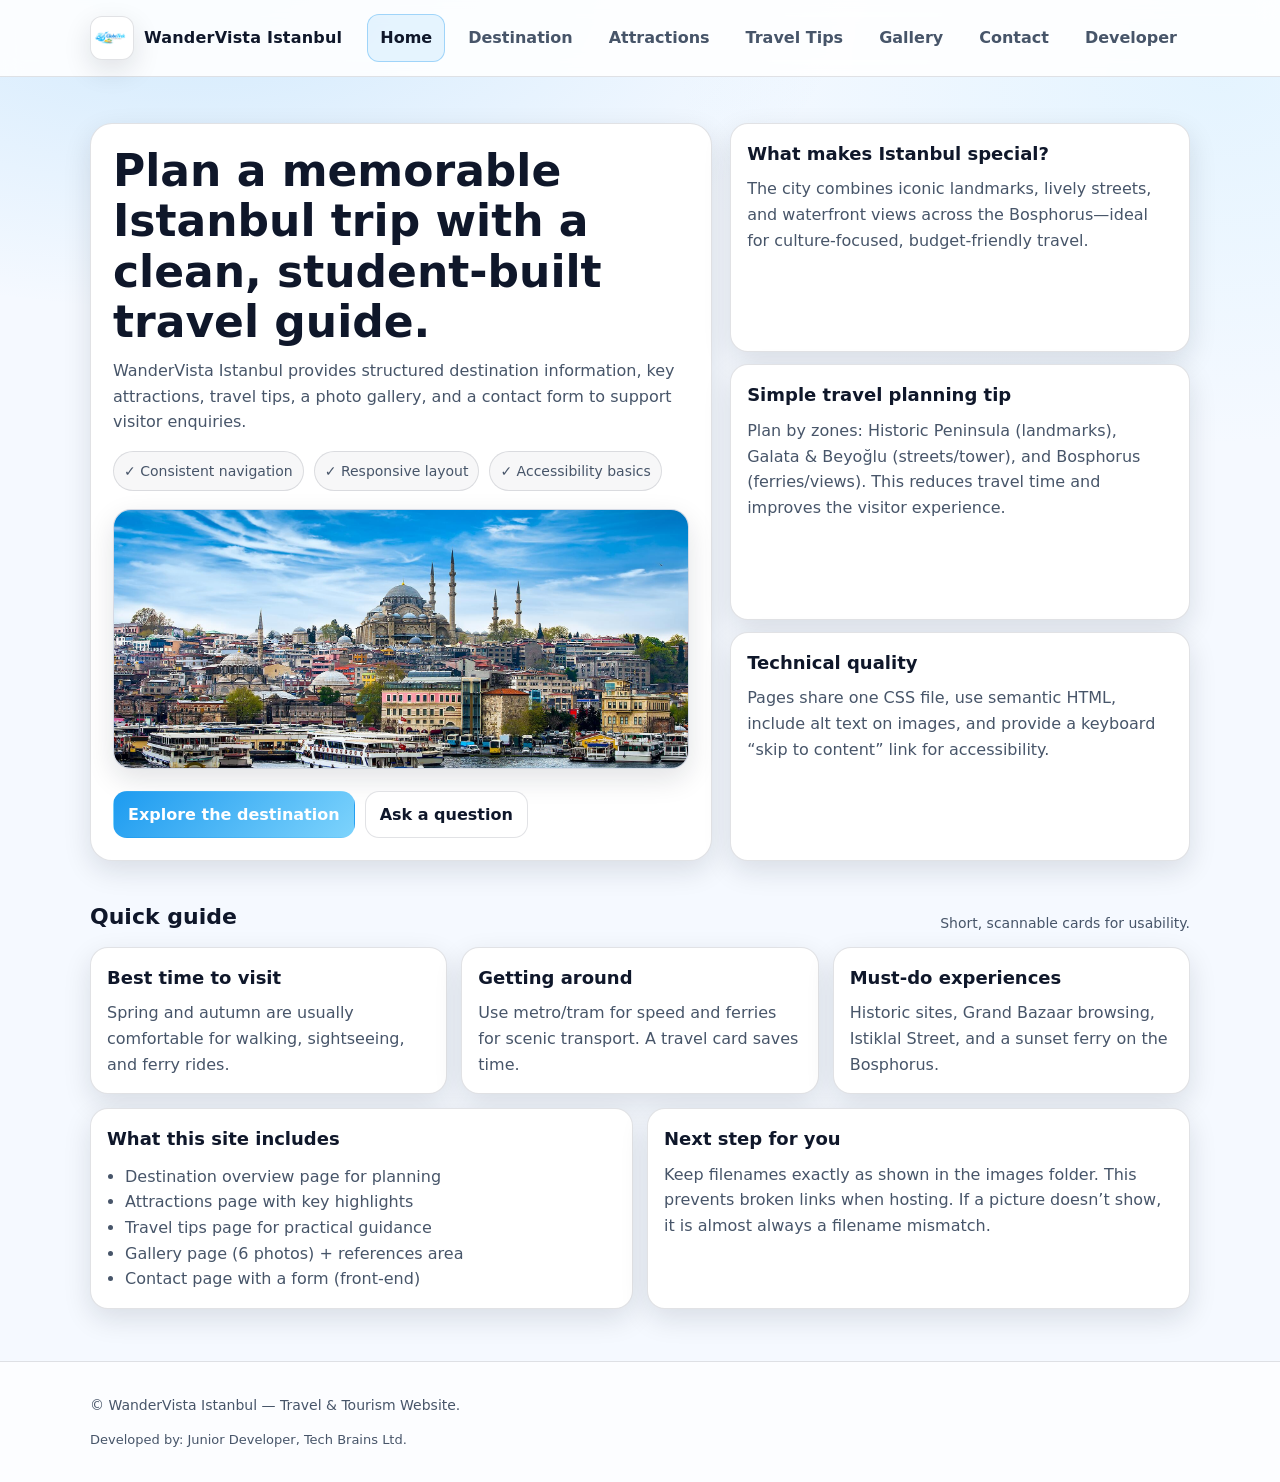
<file: index.html>
<!doctype html>
<html lang="en">
<head>
  <meta charset="utf-8" />
  <meta name="viewport" content="width=device-width, initial-scale=1" />
  <title>WanderVista Istanbul — Home</title>
  <link rel="stylesheet" href="styles.css" />
</head>
<body>
  <a class="skip-link" href="#main">Skip to content</a>

  <header>
    <div class="container navbar">
      <div class="brand">
        <img src="images/wandervista-logo.png" alt="WanderVista Istanbul logo" class="site-logo">
        <span>WanderVista Istanbul</span>
      </div>

      <nav class="navlinks" aria-label="Primary navigation">
        <a href="index.html" aria-current="page">Home</a>
        <a href="destination.html">Destination</a>
        <a href="attractions.html">Attractions</a>
        <a href="tips.html">Travel Tips</a>
        <a href="gallery.html">Gallery</a>
        <a href="contact.html">Contact</a>
        <a href="about-developer.html">Developer</a>
      </nav>
    </div>
  </header>

  <section class="hero">
    <div class="container hero-grid">
      <div class="hero-card">
        <h1>Plan a memorable Istanbul trip with a clean, student-built travel guide.</h1>
        <p>
          WanderVista Istanbul provides structured destination information, key attractions, travel tips,
          a photo gallery, and a contact form to support visitor enquiries.
        </p>

        <div class="badges" aria-label="Site features">
          <span class="badge">✓ Consistent navigation</span>
          <span class="badge">✓ Responsive layout</span>
          <span class="badge">✓ Accessibility basics</span>
        </div>

        <img class="hero-media"
             src="images/istanbul-hero.jpg"
             alt="Wide view of Istanbul showing historic skyline and waterfront">

        <div class="cta-row">
          <a class="btn primary" href="destination.html">Explore the destination</a>
          <a class="btn" href="contact.html">Ask a question</a>
        </div>
      </div>

      <div class="hero-side">
        <div class="info">
          <h2>What makes Istanbul special?</h2>
          <p>
            The city combines iconic landmarks, lively streets, and waterfront views across the Bosphorus—ideal
            for culture-focused, budget-friendly travel.
          </p>
        </div>
        <div class="info">
          <h2>Simple travel planning tip</h2>
          <p>
            Plan by zones: Historic Peninsula (landmarks), Galata & Beyoğlu (streets/tower), and Bosphorus (ferries/views).
            This reduces travel time and improves the visitor experience.
          </p>
        </div>
        <div class="info">
          <h2>Technical quality</h2>
          <p>
            Pages share one CSS file, use semantic HTML, include alt text on images, and provide a keyboard
            “skip to content” link for accessibility.
          </p>
        </div>
      </div>
    </div>
  </section>

  <main id="main" class="container">
    <div class="section-title">
      <h2>Quick guide</h2>
      <p>Short, scannable cards for usability.</p>
    </div>

    <div class="grid">
      <article class="card">
        <h3>Best time to visit</h3>
        <p>Spring and autumn are usually comfortable for walking, sightseeing, and ferry rides.</p>
      </article>

      <article class="card">
        <h3>Getting around</h3>
        <p>Use metro/tram for speed and ferries for scenic transport. A travel card saves time.</p>
      </article>

      <article class="card">
        <h3>Must-do experiences</h3>
        <p>Historic sites, Grand Bazaar browsing, Istiklal Street, and a sunset ferry on the Bosphorus.</p>
      </article>
    </div>

    <div style="height:14px"></div>

    <div class="two-col">
      <section class="card">
        <h3>What this site includes</h3>
        <ul class="list">
          <li>Destination overview page for planning</li>
          <li>Attractions page with key highlights</li>
          <li>Travel tips page for practical guidance</li>
          <li>Gallery page (6 photos) + references area</li>
          <li>Contact page with a form (front-end)</li>
        </ul>
      </section>

      <section class="card">
        <h3>Next step for you</h3>
        <p>
          Keep filenames exactly as shown in the images folder. This prevents broken links when hosting.
          If a picture doesn’t show, it is almost always a filename mismatch.
        </p>
      </section>
    </div>
  </main>

  <footer>
    <div class="container">
      <p>© WanderVista Istanbul — Travel & Tourism Website.</p>
      <p class="devline">Developed by: Junior Developer, Tech Brains Ltd.</p>
    </div>
  </footer>
</body>
</html>
</file>
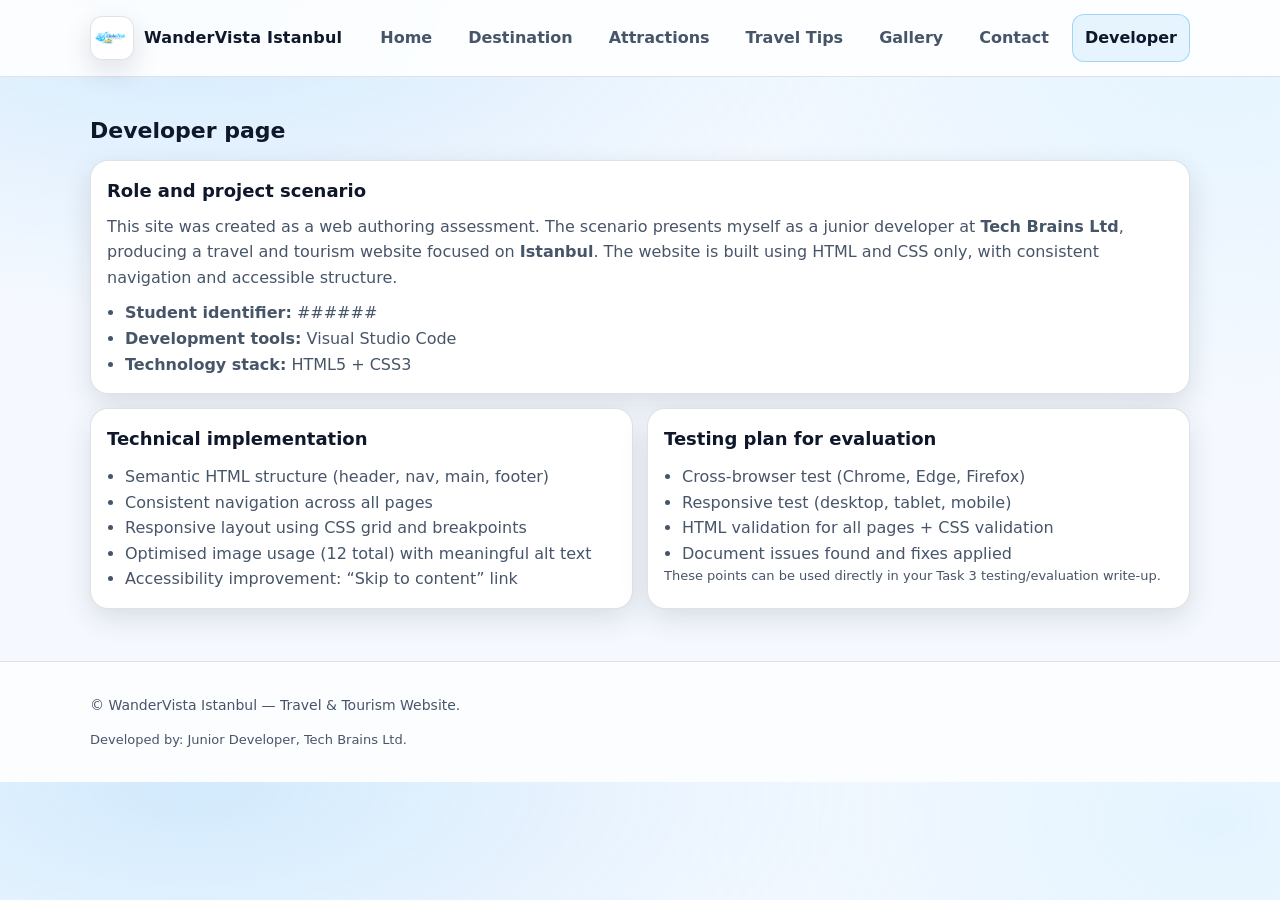
<file: about-developer.html>
<!doctype html>
<html lang="en">
<head>
  <meta charset="utf-8" />
  <meta name="viewport" content="width=device-width, initial-scale=1" />
  <title>WanderVista Istanbul — Developer</title>
  <link rel="stylesheet" href="styles.css" />
</head>
<body>
  <a class="skip-link" href="#main">Skip to content</a>

  <header>
    <div class="container navbar">
      <div class="brand">
        <img src="images/wandervista-logo.png" alt="WanderVista Istanbul logo" class="site-logo">
        <span>WanderVista Istanbul</span>
      </div>

      <nav class="navlinks" aria-label="Primary navigation">
        <a href="index.html">Home</a>
        <a href="destination.html">Destination</a>
        <a href="attractions.html">Attractions</a>
        <a href="tips.html">Travel Tips</a>
        <a href="gallery.html">Gallery</a>
        <a href="contact.html">Contact</a>
        <a href="about-developer.html" aria-current="page">Developer</a>
      </nav>
    </div>
  </header>

  <main id="main" class="container">
    <div class="section-title" style="margin-top:18px;">
      <h2>Developer page</h2>
    </div>

    <section class="card">
      <h3>Role and project scenario</h3>
      <p>
        This site was created as a web authoring assessment. The scenario presents myself as a junior developer at
        <strong>Tech Brains Ltd</strong>, producing a travel and tourism website focused on <strong>Istanbul</strong>.
        The website is built using HTML and CSS only, with consistent navigation and accessible structure.
      </p>
      <ul class="list">
        <li><strong>Student identifier:</strong> ###### </li>
        <li><strong>Development tools:</strong> Visual Studio Code</li>
        <li><strong>Technology stack:</strong> HTML5 + CSS3</li>
      </ul>
    </section>

    <div style="height:14px"></div>

    <div class="two-col">
      <section class="card">
        <h3>Technical implementation</h3>
        <ul class="list">
          <li>Semantic HTML structure (header, nav, main, footer)</li>
          <li>Consistent navigation across all pages</li>
          <li>Responsive layout using CSS grid and breakpoints</li>
          <li>Optimised image usage (12 total) with meaningful alt text</li>
          <li>Accessibility improvement: “Skip to content” link</li>
        </ul>
      </section>

      <section class="card">
        <h3>Testing plan for evaluation</h3>
        <ul class="list">
          <li>Cross-browser test (Chrome, Edge, Firefox)</li>
          <li>Responsive test (desktop, tablet, mobile)</li>
          <li>HTML validation for all pages + CSS validation</li>
          <li>Document issues found and fixes applied</li>
        </ul>
        <p class="help">
          These points can be used directly in your Task 3 testing/evaluation write-up.
        </p>
      </section>
    </div>
  </main>

  <footer>
    <div class="container">
      <p>© WanderVista Istanbul — Travel & Tourism Website.</p>
      <p class="devline">Developed by: Junior Developer, Tech Brains Ltd.</p>
    </div>
  </footer>
</body>
</html>
</file>
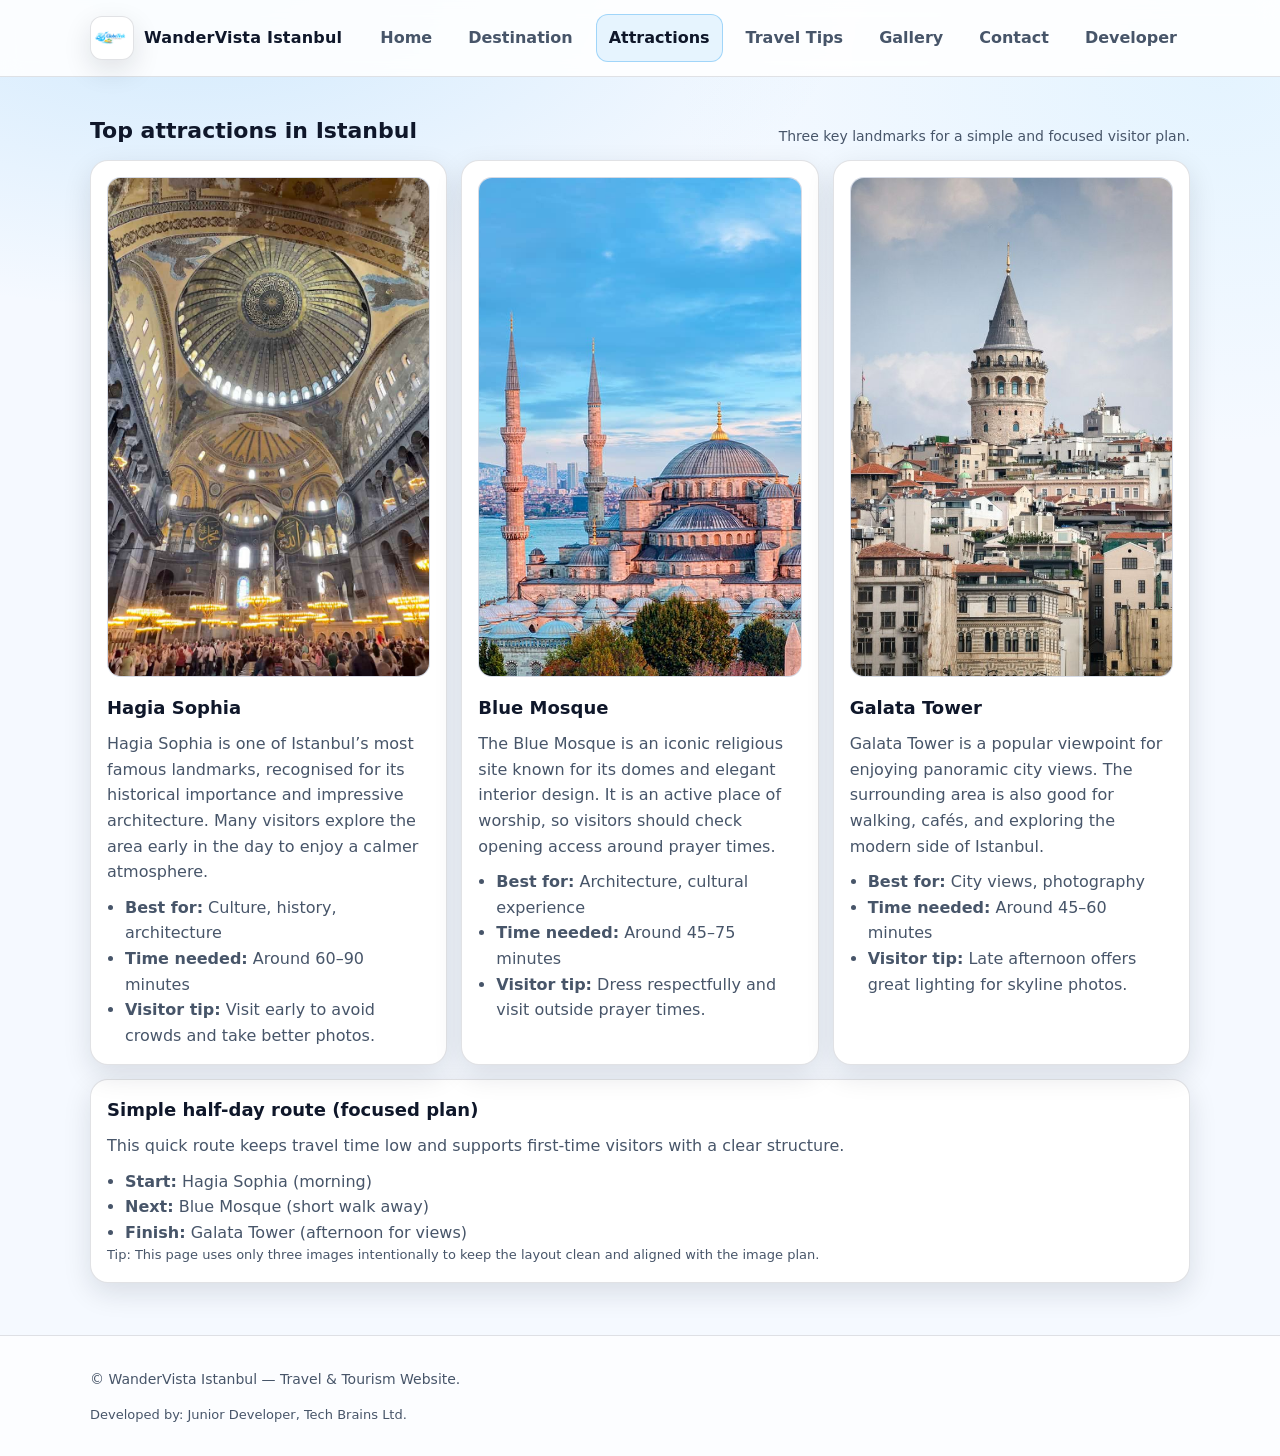
<file: attractions.html>
<!doctype html>
<html lang="en">
<head>
  <meta charset="utf-8" />
  <meta name="viewport" content="width=device-width, initial-scale=1" />
  <title>WanderVista Istanbul — Attractions</title>
  <link rel="stylesheet" href="styles.css" />
</head>
<body>
  <a class="skip-link" href="#main">Skip to content</a>

  <header>
    <div class="container navbar">
      <div class="brand">
        <img src="images/wandervista-logo.png" alt="WanderVista Istanbul logo" class="site-logo">
        <span>WanderVista Istanbul</span>
      </div>

      <nav class="navlinks" aria-label="Primary navigation">
        <a href="index.html">Home</a>
        <a href="destination.html">Destination</a>
        <a href="attractions.html" aria-current="page">Attractions</a>
        <a href="tips.html">Travel Tips</a>
        <a href="gallery.html">Gallery</a>
        <a href="contact.html">Contact</a>
        <a href="about-developer.html">Developer</a>
      </nav>
    </div>
  </header>

  <main id="main" class="container">
    <div class="section-title" style="margin-top:18px;">
      <h2>Top attractions in Istanbul</h2>
      <p>Three key landmarks for a simple and focused visitor plan.</p>
    </div>

    <!-- ✅ ONLY 3 attraction sections (each with its own image) -->
    <div class="grid">
      <!-- 1) Hagia Sophia -->
      <article class="card">
        <img class="card-img"
             src="images/hagia-sophia.jpeg"
             alt="Hagia Sophia landmark in Istanbul with historic architecture">
        <h3>Hagia Sophia</h3>
        <p>
          Hagia Sophia is one of Istanbul’s most famous landmarks, recognised for its historical importance and
          impressive architecture. Many visitors explore the area early in the day to enjoy a calmer atmosphere.
        </p>
        <ul class="list">
          <li><strong>Best for:</strong> Culture, history, architecture</li>
          <li><strong>Time needed:</strong> Around 60–90 minutes</li>
          <li><strong>Visitor tip:</strong> Visit early to avoid crowds and take better photos.</li>
        </ul>
      </article>

      <!-- 2) Blue Mosque -->
      <article class="card">
        <img class="card-img"
             src="images/blue-mosque.jpeg"
             alt="Blue Mosque in Istanbul with domes and minarets">
        <h3>Blue Mosque</h3>
        <p>
          The Blue Mosque is an iconic religious site known for its domes and elegant interior design. It is an
          active place of worship, so visitors should check opening access around prayer times.
        </p>
        <ul class="list">
          <li><strong>Best for:</strong> Architecture, cultural experience</li>
          <li><strong>Time needed:</strong> Around 45–75 minutes</li>
          <li><strong>Visitor tip:</strong> Dress respectfully and visit outside prayer times.</li>
        </ul>
      </article>

      <!-- 3) Galata Tower -->
      <article class="card">
        <img class="card-img"
             src="images/galata-tower.jpeg"
             alt="Galata Tower rising above surrounding buildings in Istanbul">
        <h3>Galata Tower</h3>
        <p>
          Galata Tower is a popular viewpoint for enjoying panoramic city views. The surrounding area is also
          good for walking, cafés, and exploring the modern side of Istanbul.
        </p>
        <ul class="list">
          <li><strong>Best for:</strong> City views, photography</li>
          <li><strong>Time needed:</strong> Around 45–60 minutes</li>
          <li><strong>Visitor tip:</strong> Late afternoon offers great lighting for skyline photos.</li>
        </ul>
      </article>
    </div>

    <div style="height:14px"></div>

    <!-- ✅ Extra section (text only) for professional finish -->
    <section class="card">
      <h3>Simple half-day route (focused plan)</h3>
      <p>
        This quick route keeps travel time low and supports first-time visitors with a clear structure.
      </p>
      <ul class="list">
        <li><strong>Start:</strong> Hagia Sophia (morning)</li>
        <li><strong>Next:</strong> Blue Mosque (short walk away)</li>
        <li><strong>Finish:</strong> Galata Tower (afternoon for views)</li>
      </ul>
      <p class="help">
        Tip: This page uses only three images intentionally to keep the layout clean and aligned with the image plan.
      </p>
    </section>
  </main>

  <footer>
    <div class="container">
      <p>© WanderVista Istanbul — Travel & Tourism Website.</p>
      <p class="devline">Developed by: Junior Developer, Tech Brains Ltd.</p>
    </div>
  </footer>
</body>
</html>
</file>
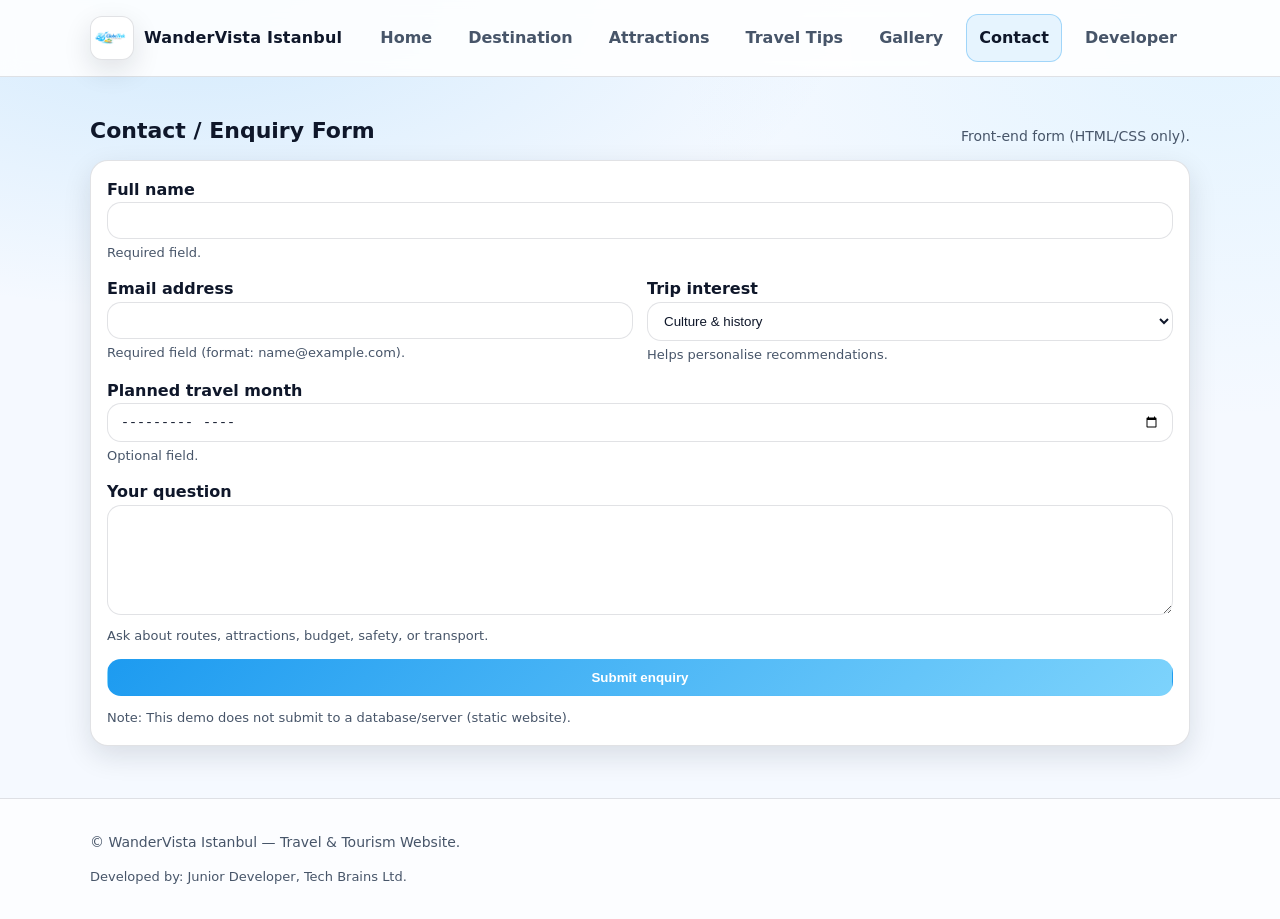
<file: contact.html>
<!doctype html>
<html lang="en">
<head>
  <meta charset="utf-8" />
  <meta name="viewport" content="width=device-width, initial-scale=1" />
  <title>WanderVista Istanbul — Contact</title>
  <link rel="stylesheet" href="styles.css" />
</head>
<body>
  <a class="skip-link" href="#main">Skip to content</a>

  <header>
    <div class="container navbar">
      <div class="brand">
        <img src="images/wandervista-logo.png" alt="WanderVista Istanbul logo" class="site-logo">
        <span>WanderVista Istanbul</span>
      </div>

      <nav class="navlinks" aria-label="Primary navigation">
        <a href="index.html">Home</a>
        <a href="destination.html">Destination</a>
        <a href="attractions.html">Attractions</a>
        <a href="tips.html">Travel Tips</a>
        <a href="gallery.html">Gallery</a>
        <a href="contact.html" aria-current="page">Contact</a>
        <a href="about-developer.html">Developer</a>
      </nav>
    </div>
  </header>

  <main id="main" class="container">
    <div class="section-title" style="margin-top:18px;">
      <h2>Contact / Enquiry Form</h2>
      <p>Front-end form (HTML/CSS only).</p>
    </div>

    <section class="card">
      <form class="form" action="#" method="post">
        <div>
          <label for="name">Full name</label>
          <input id="name" name="name" type="text" required>
          <div class="help">Required field.</div>
        </div>

        <div class="two-col">
          <div>
            <label for="email">Email address</label>
            <input id="email" name="email" type="email" required>
            <div class="help">Required field (format: name@example.com).</div>
          </div>

          <div>
            <label for="interest">Trip interest</label>
            <select id="interest" name="interest">
              <option value="culture">Culture & history</option>
              <option value="food">Food & cafes</option>
              <option value="shopping">Shopping & bazaars</option>
              <option value="family">Family travel</option>
              <option value="budget">Budget trip</option>
            </select>
            <div class="help">Helps personalise recommendations.</div>
          </div>
        </div>

        <div>
          <label for="month">Planned travel month</label>
          <input id="month" name="month" type="month">
          <div class="help">Optional field.</div>
        </div>

        <div>
          <label for="message">Your question</label>
          <textarea id="message" name="message" required></textarea>
          <div class="help">Ask about routes, attractions, budget, safety, or transport.</div>
        </div>

        <button class="btn primary" type="submit">Submit enquiry</button>
        <p class="help">Note: This demo does not submit to a database/server (static website).</p>
      </form>
    </section>
  </main>

  <footer>
    <div class="container">
      <p>© WanderVista Istanbul — Travel & Tourism Website.</p>
      <p class="devline">Developed by: Junior Developer, Tech Brains Ltd.</p>
    </div>
  </footer>
</body>
</html>
</file>
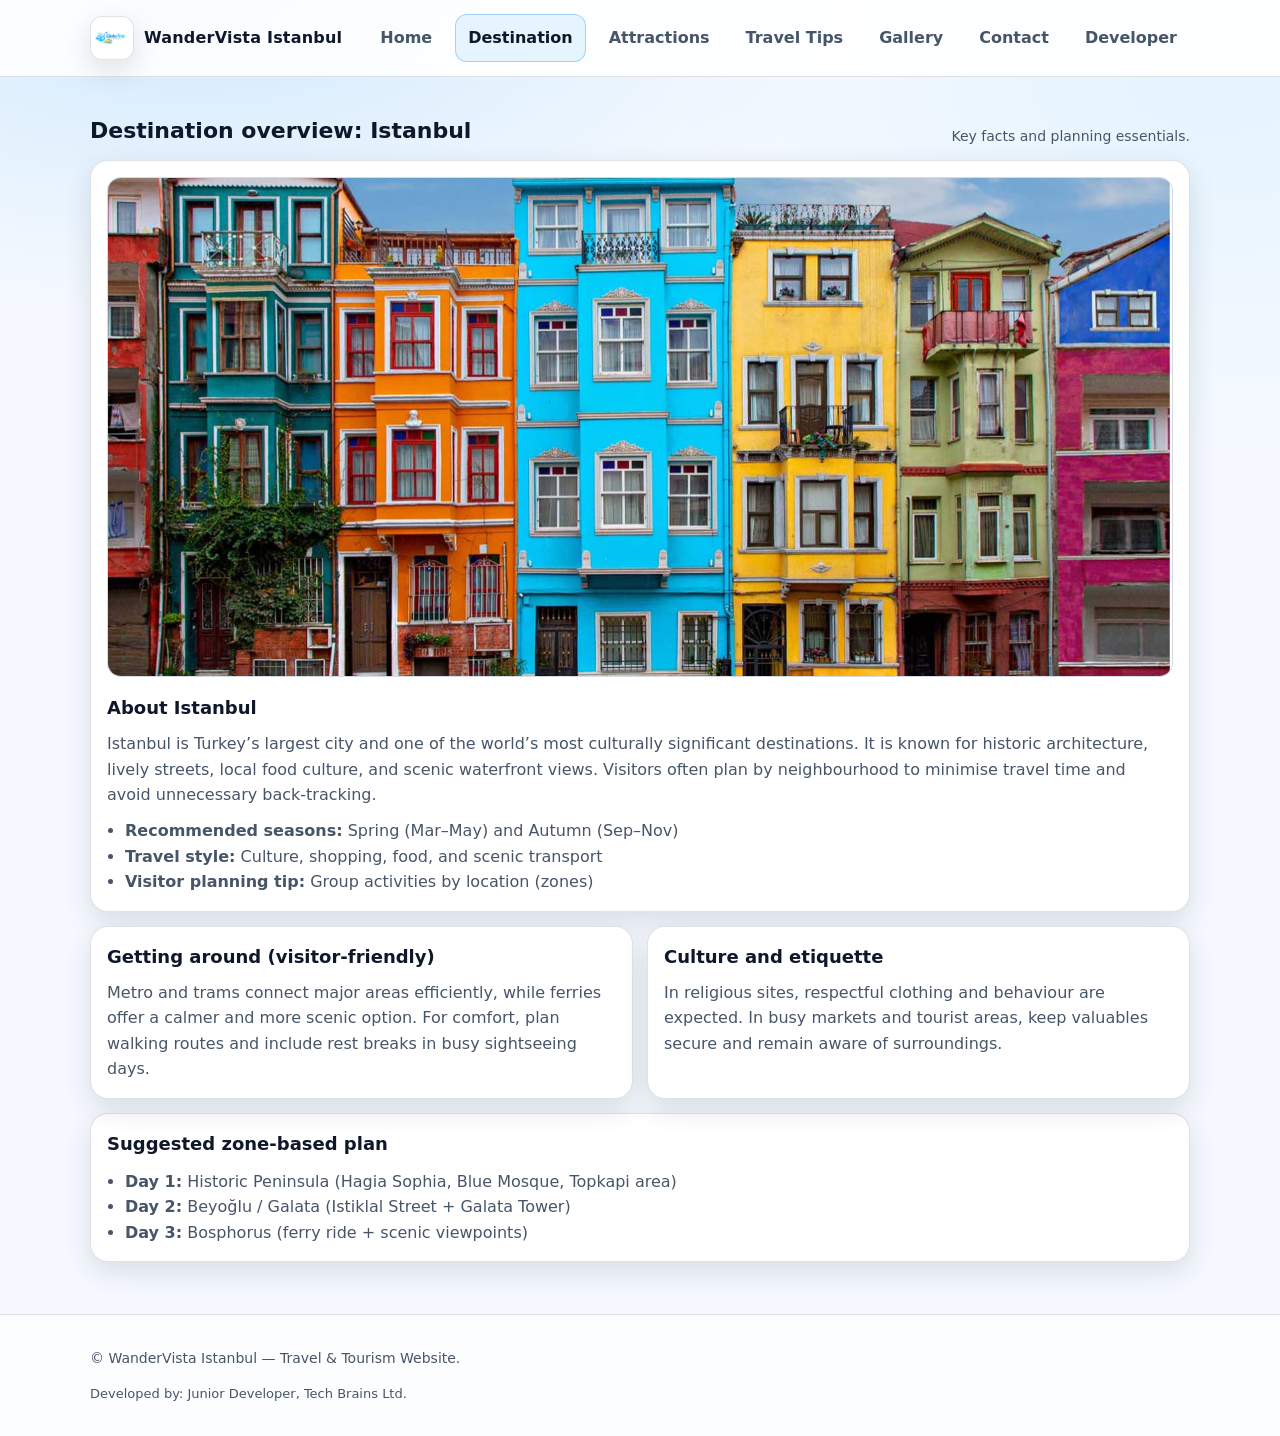
<file: destination.html>
<!doctype html>
<html lang="en">
<head>
  <meta charset="utf-8" />
  <meta name="viewport" content="width=device-width, initial-scale=1" />
  <title>WanderVista Istanbul — Destination</title>
  <link rel="stylesheet" href="styles.css" />
</head>
<body>
  <a class="skip-link" href="#main">Skip to content</a>

  <header>
    <div class="container navbar">
      <div class="brand">
        <img src="images/wandervista-logo.png" alt="WanderVista Istanbul logo" class="site-logo">
        <span>WanderVista Istanbul</span>
      </div>

      <nav class="navlinks" aria-label="Primary navigation">
        <a href="index.html">Home</a>
        <a href="destination.html" aria-current="page">Destination</a>
        <a href="attractions.html">Attractions</a>
        <a href="tips.html">Travel Tips</a>
        <a href="gallery.html">Gallery</a>
        <a href="contact.html">Contact</a>
        <a href="about-developer.html">Developer</a>
      </nav>
    </div>
  </header>

  <main id="main" class="container">
    <div class="section-title" style="margin-top:18px;">
      <h2>Destination overview: Istanbul</h2>
      <p>Key facts and planning essentials.</p>
    </div>

    <section class="card">
      <img class="card-img"
           src="images/destination-istanbul.jpeg"
           alt="Istanbul destination view showing historic buildings and coastal scenery">

      <h3>About Istanbul</h3>
      <p>
        Istanbul is Turkey’s largest city and one of the world’s most culturally significant destinations.
        It is known for historic architecture, lively streets, local food culture, and scenic waterfront views.
        Visitors often plan by neighbourhood to minimise travel time and avoid unnecessary back-tracking.
      </p>
      <ul class="list">
        <li><strong>Recommended seasons:</strong> Spring (Mar–May) and Autumn (Sep–Nov)</li>
        <li><strong>Travel style:</strong> Culture, shopping, food, and scenic transport</li>
        <li><strong>Visitor planning tip:</strong> Group activities by location (zones)</li>
      </ul>
    </section>

    <div style="height:14px"></div>

    <div class="two-col">
      <section class="card">
        <h3>Getting around (visitor-friendly)</h3>
        <p>
          Metro and trams connect major areas efficiently, while ferries offer a calmer and more scenic option.
          For comfort, plan walking routes and include rest breaks in busy sightseeing days.
        </p>
      </section>

      <section class="card">
        <h3>Culture and etiquette</h3>
        <p>
          In religious sites, respectful clothing and behaviour are expected. In busy markets and tourist areas,
          keep valuables secure and remain aware of surroundings.
        </p>
      </section>
    </div>

    <div style="height:14px"></div>

    <section class="card">
      <h3>Suggested zone-based plan</h3>
      <ul class="list">
        <li><strong>Day 1:</strong> Historic Peninsula (Hagia Sophia, Blue Mosque, Topkapi area)</li>
        <li><strong>Day 2:</strong> Beyoğlu / Galata (Istiklal Street + Galata Tower)</li>
        <li><strong>Day 3:</strong> Bosphorus (ferry ride + scenic viewpoints)</li>
      </ul>
    </section>
  </main>

  <footer>
    <div class="container">
      <p>© WanderVista Istanbul — Travel & Tourism Website.</p>
      <p class="devline">Developed by: Junior Developer, Tech Brains Ltd.</p>
    </div>
  </footer>
</body>
</html>
</file>
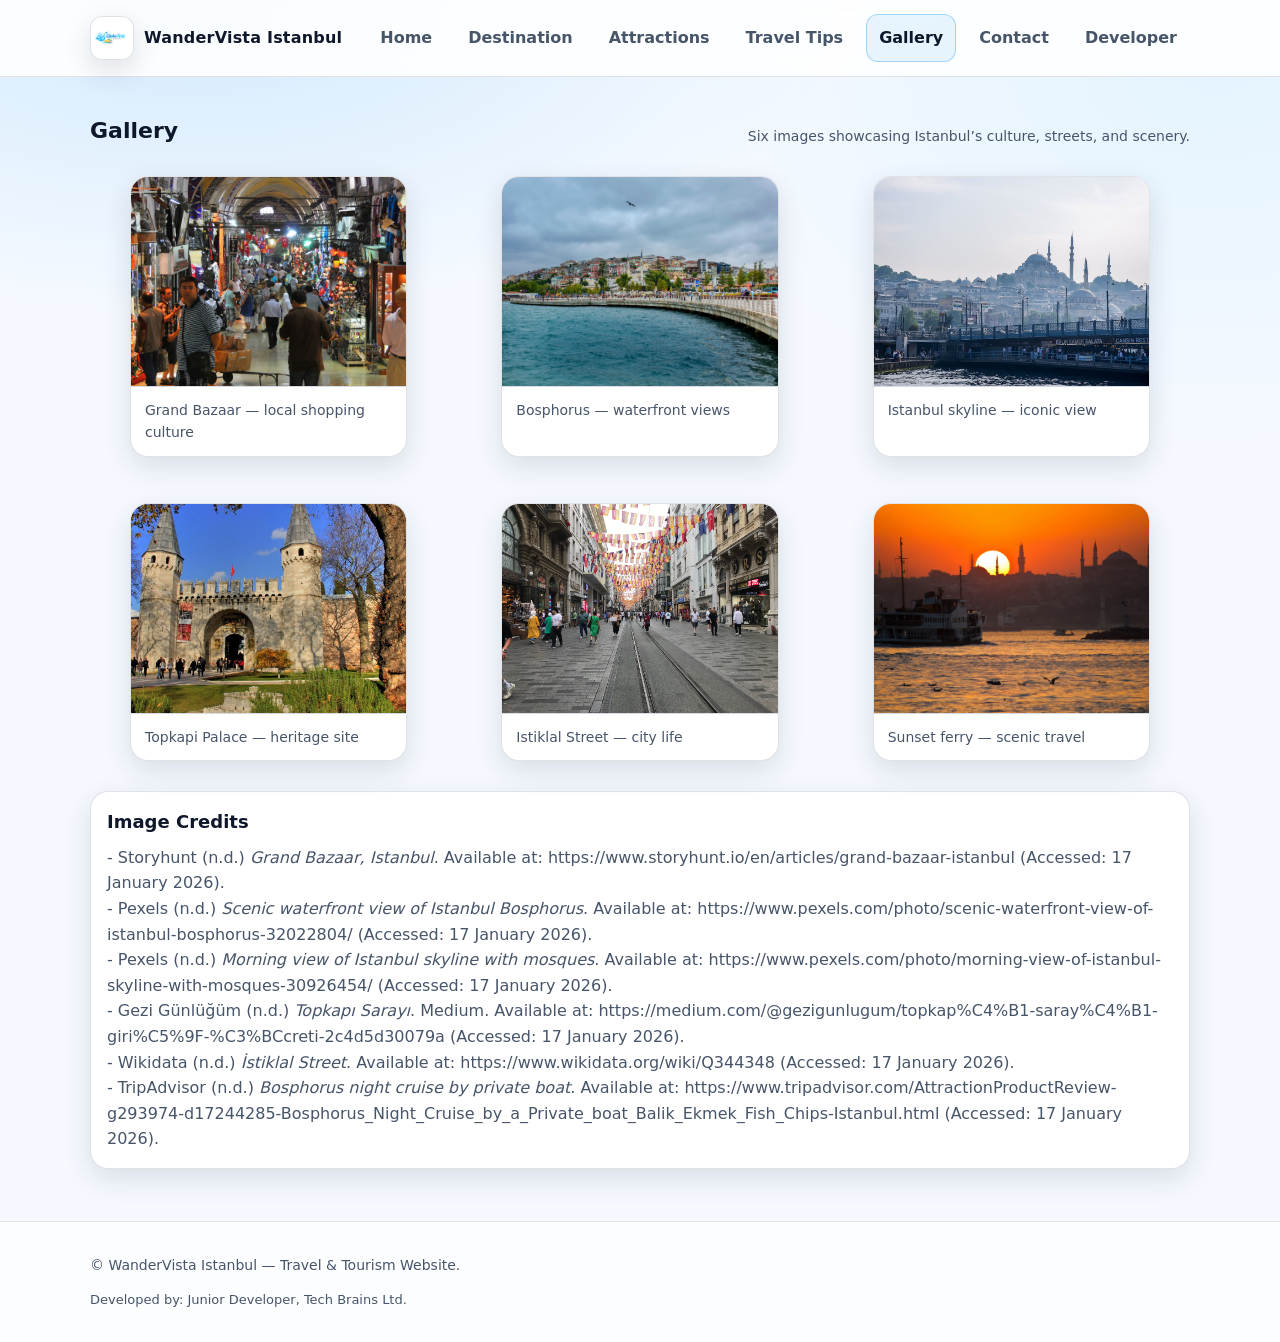
<file: gallery.html>
<!doctype html>
<html lang="en">
<head>
  <meta charset="utf-8" />
  <meta name="viewport" content="width=device-width, initial-scale=1" />
  <title>WanderVista Istanbul — Gallery</title>
  <link rel="stylesheet" href="styles.css" />
</head>
<body>
  <a class="skip-link" href="#main">Skip to content</a>

  <header>
    <div class="container navbar">
      <div class="brand">
        <img src="images/wandervista-logo.png" alt="WanderVista Istanbul logo" class="site-logo">
        <span>WanderVista Istanbul</span>
      </div>

      <nav class="navlinks" aria-label="Primary navigation">
        <a href="index.html">Home</a>
        <a href="destination.html">Destination</a>
        <a href="attractions.html">Attractions</a>
        <a href="tips.html">Travel Tips</a>
        <a href="gallery.html" aria-current="page">Gallery</a>
        <a href="contact.html">Contact</a>
        <a href="about-developer.html">Developer</a>
      </nav>
    </div>
  </header>

  <main id="main" class="container">
    <div class="section-title" style="margin-top:18px;">
      <h2>Gallery</h2>
      <p>Six images showcasing Istanbul’s culture, streets, and scenery.</p>
    </div>

    <!-- ✅ ONLY these 6 files are used here -->
    <div class="gallery-grid">
      <figure class="card figure-card">
        <img src="images/grand-bazaar.jpeg" alt="Interior of the Grand Bazaar with shops and hanging lights">
        <div class="caption">Grand Bazaar — local shopping culture</div>
      </figure>

      <figure class="card figure-card">
        <img src="images/bosphorus.jpeg" alt="Bosphorus waterway with boats and Istanbul skyline">
        <div class="caption">Bosphorus — waterfront views</div>
      </figure>

      <figure class="card figure-card">
        <img src="images/istanbul-skyline.jpeg" alt="Istanbul skyline showing domes, buildings and city landscape">
        <div class="caption">Istanbul skyline — iconic view</div>
      </figure>

      <figure class="card figure-card">
        <img src="images/topkapi-palace.jpg" alt="Topkapi Palace with historic architecture and courtyards">
        <div class="caption">Topkapi Palace — heritage site</div>
      </figure>

      <figure class="card figure-card">
        <img src="images/istiklal-street.jpg" alt="Istiklal Street with pedestrians and city atmosphere">
        <div class="caption">Istiklal Street — city life</div>
      </figure>

      <figure class="card figure-card">
        <img src="images/sunset-ferry.jpg" alt="Ferry at sunset with warm sky and water reflections">
        <div class="caption">Sunset ferry — scenic travel</div>
      </figure>
    </div>

    <div style="height:14px"></div>

   <section class="card">
  <h3>Image Credits</h3>
  <p>
    - Storyhunt (n.d.) <em>Grand Bazaar, Istanbul</em>.
    Available at:
    <a href="https://www.storyhunt.io/en/articles/grand-bazaar-istanbul" target="_blank">
      https://www.storyhunt.io/en/articles/grand-bazaar-istanbul
    </a>
    (Accessed: 17 January 2026).
  </p>
  
  <p>
    - Pexels (n.d.) <em>Scenic waterfront view of Istanbul Bosphorus</em>.
    Available at:
    <a href="https://www.pexels.com/photo/scenic-waterfront-view-of-istanbul-bosphorus-32022804/" target="_blank">
      https://www.pexels.com/photo/scenic-waterfront-view-of-istanbul-bosphorus-32022804/
    </a>
    (Accessed: 17 January 2026).
  </p>

  <p>
  - Pexels (n.d.) <em>Morning view of Istanbul skyline with mosques</em>.
  Available at:
  <a href="https://www.pexels.com/photo/morning-view-of-istanbul-skyline-with-mosques-30926454/" target="_blank">
    https://www.pexels.com/photo/morning-view-of-istanbul-skyline-with-mosques-30926454/
  </a>
  (Accessed: 17 January 2026).
</p>

 
 <p>
  - Gezi Günlüğüm (n.d.) <em>Topkapı Sarayı</em>. Medium.
  Available at:
  <a href="https://medium.com/@gezigunlugum/topkap%C4%B1-saray%C4%B1-giri%C5%9F-%C3%BCcreti-2c4d5d30079a" target="_blank">
    https://medium.com/@gezigunlugum/topkap%C4%B1-saray%C4%B1-giri%C5%9F-%C3%BCcreti-2c4d5d30079a
  </a>
  (Accessed: 17 January 2026).
</p>

 
 <p>
  - Wikidata (n.d.) <em>İstiklal Street</em>.
  Available at:
  <a href="https://www.wikidata.org/wiki/Q344348" target="_blank">
    https://www.wikidata.org/wiki/Q344348
  </a>
  (Accessed: 17 January 2026).
</p>


 <p>
  - TripAdvisor (n.d.) <em>Bosphorus night cruise by private boat</em>.
  Available at:
  <a href="https://www.tripadvisor.com/AttractionProductReview-g293974-d17244285-Bosphorus_Night_Cruise_by_a_Private_boat_Balik_Ekmek_Fish_Chips-Istanbul.html" target="_blank">
    https://www.tripadvisor.com/AttractionProductReview-g293974-d17244285-Bosphorus_Night_Cruise_by_a_Private_boat_Balik_Ekmek_Fish_Chips-Istanbul.html
  </a>
  (Accessed: 17 January 2026).
</p>


</section>

  </main>

  <footer>
    <div class="container">
      <p>© WanderVista Istanbul — Travel & Tourism Website.</p>
      <p class="devline">Developed by: Junior Developer, Tech Brains Ltd.</p>
    </div>
  </footer>
</body>
</html>
</file>
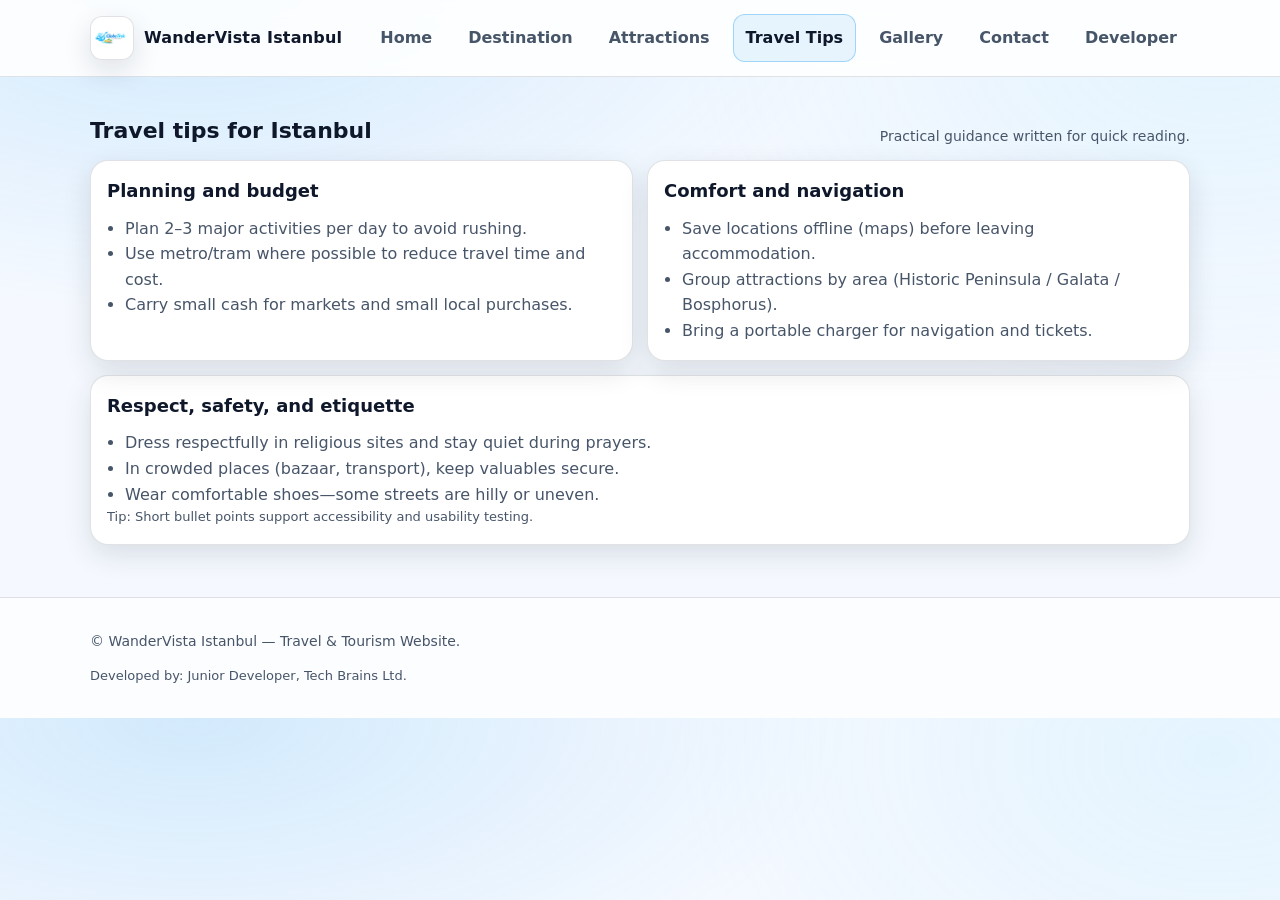
<file: tips.html>
<!doctype html>
<html lang="en">
<head>
  <meta charset="utf-8" />
  <meta name="viewport" content="width=device-width, initial-scale=1" />
  <title>WanderVista Istanbul — Travel Tips</title>
  <link rel="stylesheet" href="styles.css" />
</head>
<body>
  <a class="skip-link" href="#main">Skip to content</a>

  <header>
    <div class="container navbar">
      <div class="brand">
        <img src="images/wandervista-logo.png" alt="WanderVista Istanbul logo" class="site-logo">
        <span>WanderVista Istanbul</span>
      </div>

      <nav class="navlinks" aria-label="Primary navigation">
        <a href="index.html">Home</a>
        <a href="destination.html">Destination</a>
        <a href="attractions.html">Attractions</a>
        <a href="tips.html" aria-current="page">Travel Tips</a>
        <a href="gallery.html">Gallery</a>
        <a href="contact.html">Contact</a>
        <a href="about-developer.html">Developer</a>
      </nav>
    </div>
  </header>

  <main id="main" class="container">
    <div class="section-title" style="margin-top:18px;">
      <h2>Travel tips for Istanbul</h2>
      <p>Practical guidance written for quick reading.</p>
    </div>

    <div class="two-col">
      <section class="card">
        <h3>Planning and budget</h3>
        <ul class="list">
          <li>Plan 2–3 major activities per day to avoid rushing.</li>
          <li>Use metro/tram where possible to reduce travel time and cost.</li>
          <li>Carry small cash for markets and small local purchases.</li>
        </ul>
      </section>

      <section class="card">
        <h3>Comfort and navigation</h3>
        <ul class="list">
          <li>Save locations offline (maps) before leaving accommodation.</li>
          <li>Group attractions by area (Historic Peninsula / Galata / Bosphorus).</li>
          <li>Bring a portable charger for navigation and tickets.</li>
        </ul>
      </section>
    </div>

    <div style="height:14px"></div>

    <section class="card">
      <h3>Respect, safety, and etiquette</h3>
      <ul class="list">
        <li>Dress respectfully in religious sites and stay quiet during prayers.</li>
        <li>In crowded places (bazaar, transport), keep valuables secure.</li>
        <li>Wear comfortable shoes—some streets are hilly or uneven.</li>
      </ul>
      <p class="help">Tip: Short bullet points support accessibility and usability testing.</p>
    </section>
  </main>

  <footer>
    <div class="container">
      <p>© WanderVista Istanbul — Travel & Tourism Website.</p>
      <p class="devline">Developed by: Junior Developer, Tech Brains Ltd.</p>
    </div>
  </footer>
</body>
</html>
</file>
<file: styles.css>
/* styles.css — Bright professional travel theme */

:root{
  --bg:#f5f9ff;
  --surface:#ffffff;
  --surface2:#f1f6ff;
  --text:#0f172a;
  --muted:#475569;
  --border: rgba(15, 23, 42, 0.12);

  --accent:#1d9bf0;
  --accent2:#7dd3fc;
  --shadow: 0 10px 28px rgba(15, 23, 42, 0.12);
}

*{ box-sizing:border-box; }
html,body{ margin:0; padding:0; }

body{
  font-family: system-ui, -apple-system, Segoe UI, Roboto, Arial, sans-serif;
  background:
    radial-gradient(1100px 520px at 15% 0%, rgba(29,155,240,0.16), transparent 60%),
    radial-gradient(900px 620px at 95% 5%, rgba(125,211,252,0.14), transparent 60%),
    var(--bg);
  color: var(--text);
  line-height: 1.6;
}

a{ color: inherit; text-decoration:none; }
a:hover{ text-decoration: underline; }

.container{
  width: min(1100px, 92%);
  margin: 0 auto;
}

/* Accessibility */
.skip-link{
  position:absolute; left:-999px; top:auto;
  width:1px; height:1px; overflow:hidden;
}
.skip-link:focus{
  position:static;
  width:auto; height:auto;
  padding:10px 12px;
  background: var(--accent);
  color:#ffffff;
  border-radius: 10px;
  display:inline-block;
  margin: 10px;
}

/* Header / Nav */
header{
  position: sticky;
  top: 0;
  background: rgba(255,255,255,0.88);
  backdrop-filter: blur(10px);
  border-bottom: 1px solid var(--border);
  z-index: 10;
}

.navbar{
  display:flex;
  align-items:center;
  justify-content: space-between;
  padding: 14px 0;
  gap: 14px;
}

.brand{
  display:flex;
  align-items:center;
  gap: 10px;
  font-weight: 850;
  letter-spacing: 0.2px;
}

.site-logo{
  width:44px;
  height:44px;
  object-fit: contain;
  border-radius: 12px;
  background: #ffffff;
  border: 1px solid var(--border);
  box-shadow: var(--shadow);
}

.navlinks{
  display:flex;
  flex-wrap: wrap;
  gap: 10px;
}

.navlinks a{
  padding: 10px 12px;
  border-radius: 12px;
  border: 1px solid transparent;
  color: var(--muted);
  background: transparent;
  font-weight: 600;
}

.navlinks a[aria-current="page"]{
  color: var(--text);
  border-color: rgba(29,155,240,0.35);
  background: rgba(29,155,240,0.10);
}

.navlinks a:hover{
  border-color: var(--border);
  background: rgba(15,23,42,0.04);
  text-decoration:none;
}

/* Hero */
.hero{
  padding: 46px 0 20px;
}

.hero-grid{
  display:grid;
  grid-template-columns: 1.15fr 0.85fr;
  gap: 18px;
  align-items: stretch;
}

.hero-card{
  background: var(--surface);
  border: 1px solid var(--border);
  border-radius: 22px;
  padding: 22px;
  box-shadow: var(--shadow);
}

.hero h1{
  margin: 0 0 10px;
  font-size: clamp(28px, 4vw, 44px);
  line-height: 1.15;
}

.hero p{
  margin: 0 0 16px;
  color: var(--muted);
}

.hero-media{
  width:100%;
  height: 260px;
  object-fit: cover;
  border-radius: 18px;
  border: 1px solid var(--border);
  box-shadow: var(--shadow);
  background: var(--surface2);
  margin-top: 10px;
}

.badges{
  display:flex;
  flex-wrap: wrap;
  gap: 10px;
  margin-bottom: 8px;
}

.badge{
  display:inline-flex;
  align-items:center;
  gap:8px;
  padding: 8px 10px;
  border-radius: 999px;
  border: 1px solid var(--border);
  background: rgba(15,23,42,0.03);
  color: var(--muted);
  font-size: 14px;
}

.cta-row{
  margin-top: 14px;
  display:flex;
  flex-wrap: wrap;
  gap: 10px;
}

.btn{
  display:inline-block;
  padding: 10px 14px;
  border-radius: 14px;
  border: 1px solid var(--border);
  background: rgba(255,255,255,0.95);
  color: var(--text);
  font-weight: 750;
}

.btn.primary{
  border-color: transparent;
  background: linear-gradient(135deg, var(--accent), var(--accent2));
  color: #ffffff;
}

.btn:hover{
  text-decoration:none;
  filter: brightness(0.98);
}

.hero-side{
  display:grid;
  gap: 12px;
}

.info{
  padding: 16px;
  border-radius: 18px;
  background: var(--surface);
  border: 1px solid var(--border);
  box-shadow: var(--shadow);
}

.info h2{
  margin: 0 0 8px;
  font-size: 18px;
}

.info p{
  margin: 0;
  color: var(--muted);
}

/* Main / Cards */
main{ padding: 18px 0 52px; }

.section-title{
  display:flex;
  align-items: flex-end;
  justify-content: space-between;
  gap: 12px;
  margin: 0 0 12px;
}

.section-title h2{ margin:0; font-size: 22px; }
.section-title p{ margin:0; color: var(--muted); font-size: 14px; }

.grid{
  display:grid;
  grid-template-columns: repeat(3, 1fr);
  gap: 14px;
}

.card{
  padding: 16px;
  border-radius: 18px;
  background: var(--surface);
  border: 1px solid var(--border);
  box-shadow: var(--shadow);
}

.card h3{ margin:0 0 8px; font-size: 18px; }
.card p{ margin:0; color: var(--muted); }

.list{
  margin: 10px 0 0;
  padding-left: 18px;
  color: var(--muted);
}

.two-col{
  display:grid;
  grid-template-columns: 1fr 1fr;
  gap: 14px;
}

/* Reusable card image (for attractions + destination) */
.card-img{
  width:100%;
  height:500px;
  object-fit:cover;
  border-radius:14px;
  border: 1px solid var(--border);
  background: var(--surface2);
  margin-bottom: 10px;
}

/* Gallery */
.gallery-grid{
  display:grid;
  grid-template-columns: repeat(3, 1fr);
  gap: 14px;
}

.figure-card{
  overflow:hidden;
  padding: 0;
}

.figure-card img{
  width: 100%;
  height: 210px;
  object-fit: cover;
  display:block;
  border-bottom: 1px solid var(--border);
  background: var(--surface2);
}

.figure-card .caption{
  padding: 12px 14px;
  color: var(--muted);
  font-size: 14px;
}

/* Form */
.form{ display:grid; gap: 12px; }
label{ font-weight: 750; }
input, select, textarea{
  width: 100%;
  padding: 10px 12px;
  border-radius: 14px;
  border: 1px solid var(--border);
  background: rgba(255,255,255,0.98);
  color: var(--text);
  outline: none;
}
textarea{ min-height: 110px; resize: vertical; }

.help{
  font-size: 13px;
  color: var(--muted);
  margin-top: 4px;
}

/* Footer */
footer{
  border-top: 1px solid var(--border);
  padding: 18px 0;
  color: var(--muted);
  font-size: 14px;
  background: rgba(255,255,255,0.70);
}

.devline{
  margin-top: 6px;
  color: var(--muted);
  font-size: 13px;
}

/* Responsive */
@media (max-width: 900px){
  .hero-grid{ grid-template-columns: 1fr; }
  .grid{ grid-template-columns: 1fr 1fr; }
  .two-col{ grid-template-columns: 1fr; }
  .gallery-grid{ grid-template-columns: 1fr 1fr; }
}

@media (max-width: 560px){
  .grid{ grid-template-columns: 1fr; }
  .gallery-grid{ grid-template-columns: 1fr; }
  .navlinks a{ padding: 8px 10px; }
}
</file>
